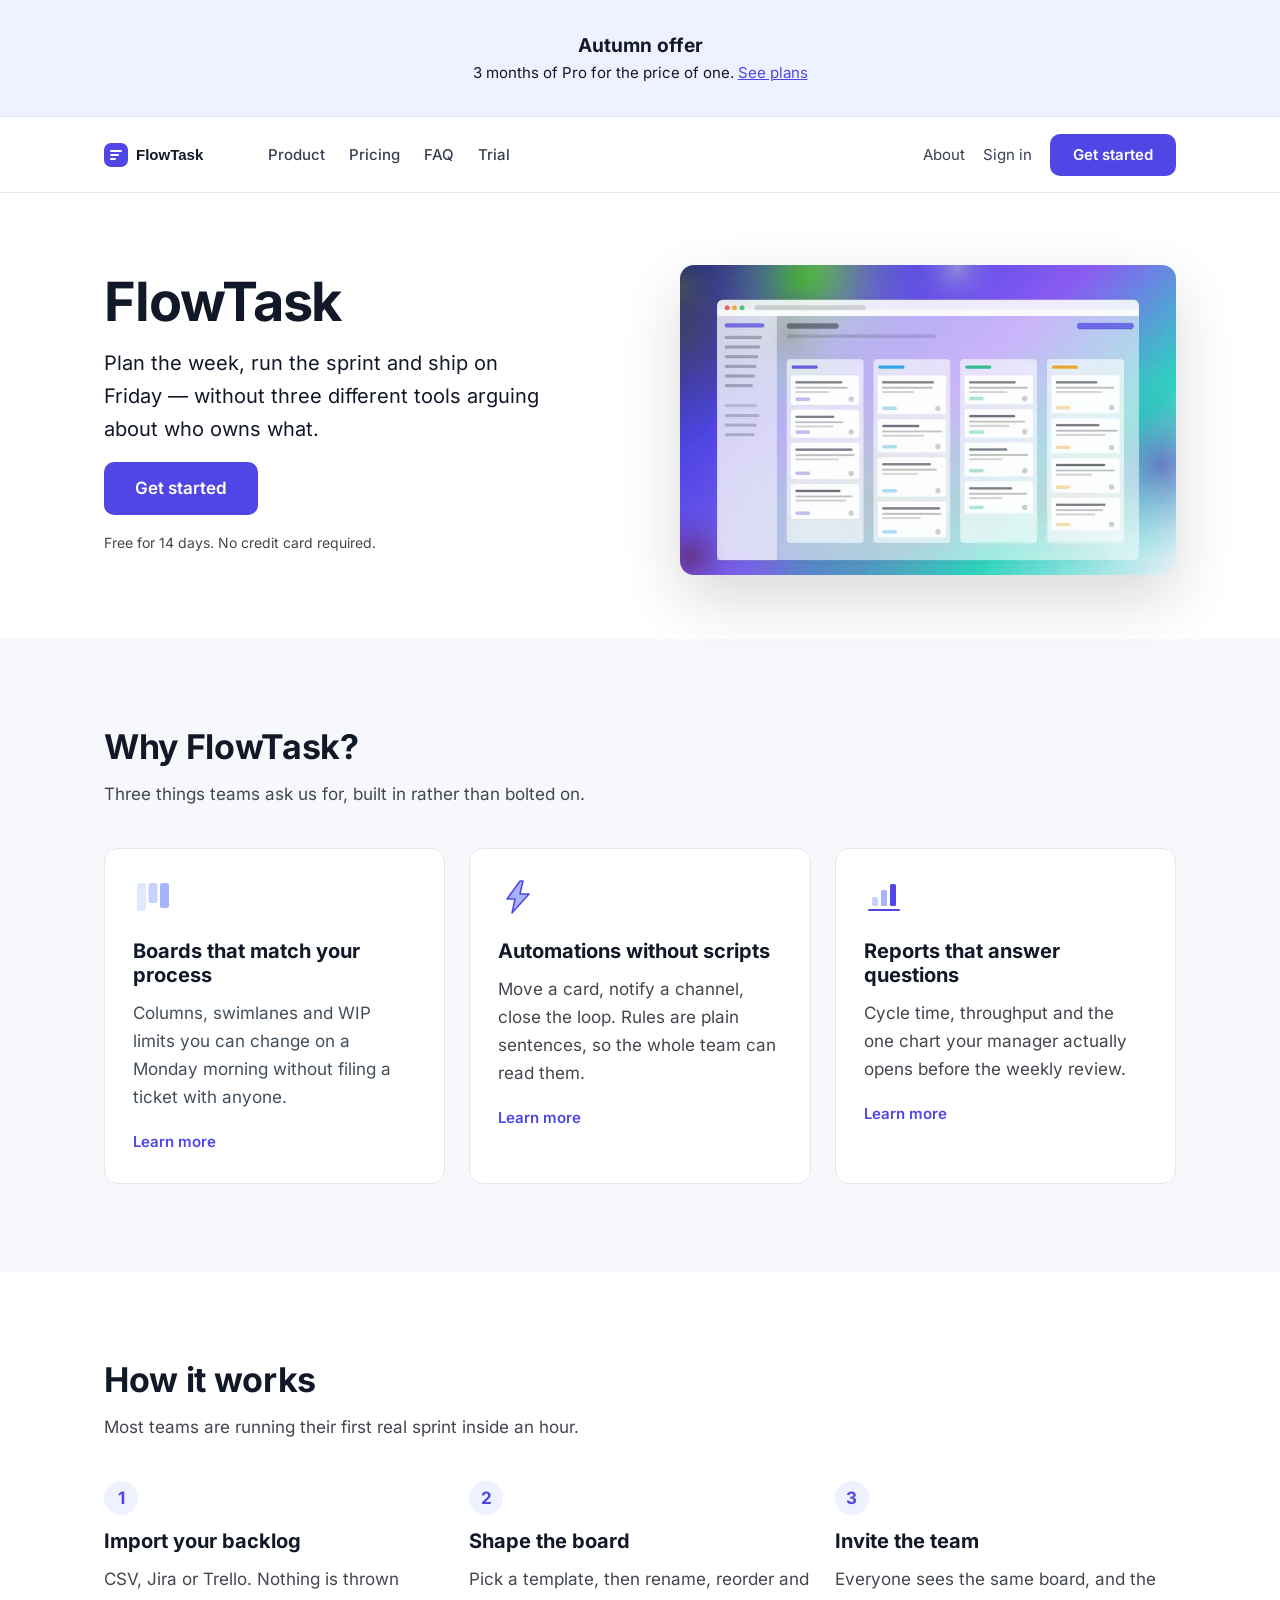
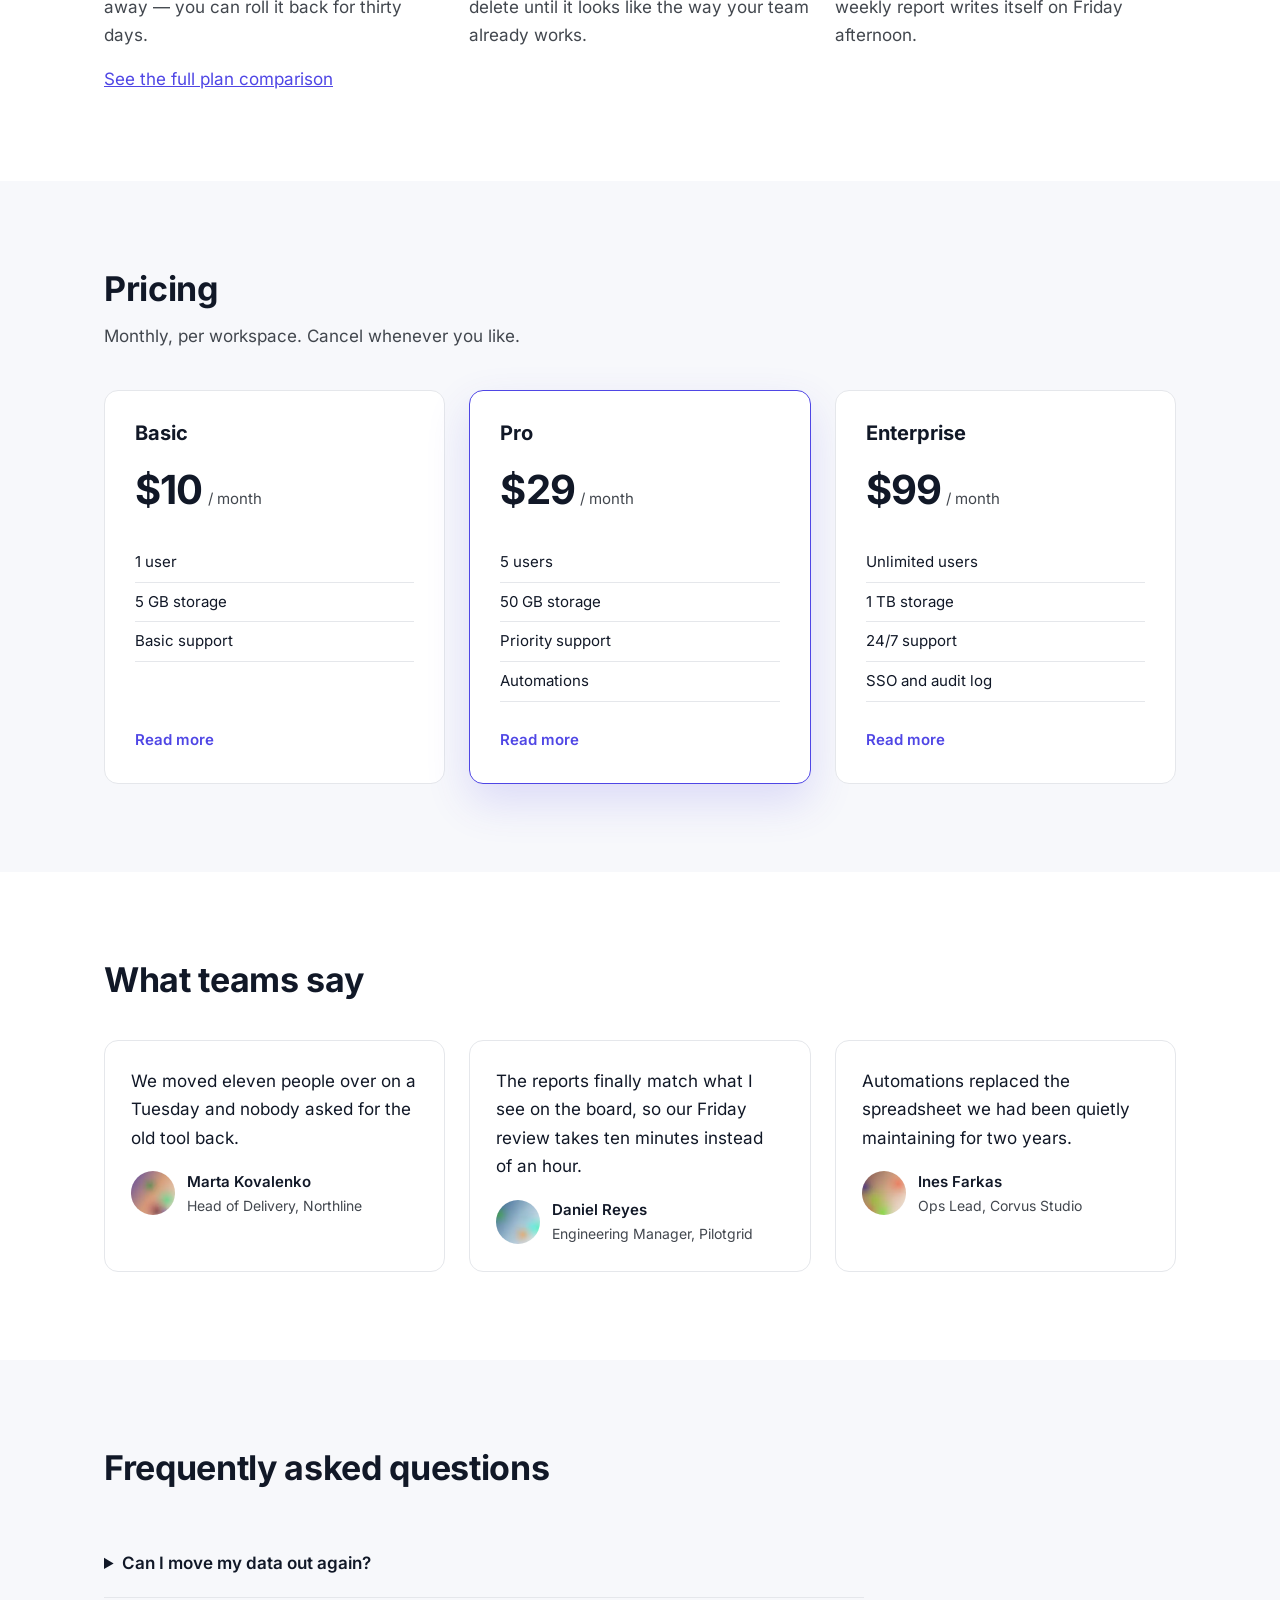
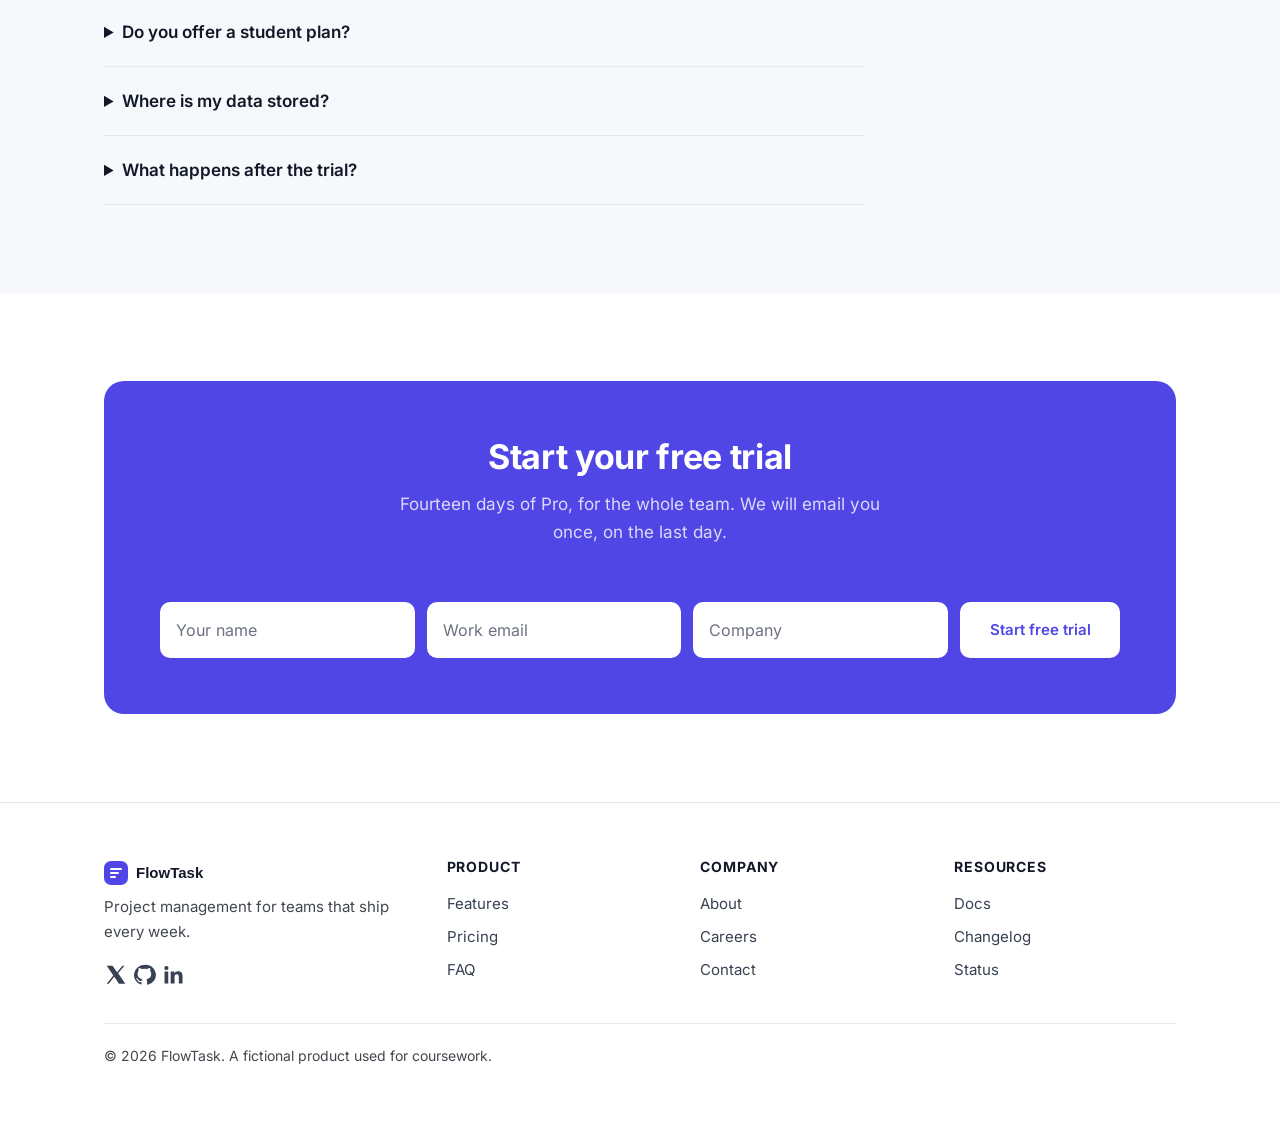
<file: index.html>
<!DOCTYPE html>
<html lang="en">

<head>
  <meta charset="utf-8">
  <meta name="viewport" content="width=device-width, initial-scale=1">
  <title>FlowTask</title>
  <meta name="description"
    content="FlowTask is project management software for teams that ship weekly: flexible boards, no-code automations and clear reports. Free for 14 days.">
  <link rel="canonical" href="https://flowtask-starter.vercel.app/">
  <meta property="og:site_name" content="FlowTask">
  <meta property="og:type" content="website">
  <meta property="og:title" content="FlowTask — project management for teams that ship every week">
  <meta property="og:description"
    content="FlowTask is project management software for teams that ship weekly: flexible boards, no-code automations and clear reports. Free for 14 days.">
  <meta property="og:url" content="https://flowtask-starter.vercel.app/">
  <meta property="og:image" content="https://flowtask-starter.vercel.app/img/og-image.jpg">
  <meta property="og:image:width" content="1200">
  <meta property="og:image:height" content="630">
  <meta property="og:image:alt" content="FlowTask board view with four columns of task cards">
  <meta name="twitter:card" content="summary_large_image">
  <link rel="icon" href="img/logo.svg" type="image/svg+xml">
  <link rel="preload" href="fonts/inter-latin.woff2" as="font" type="font/woff2" crossorigin>
  <link rel="stylesheet" href="css/styles.css">
  <script src="js/main.js" defer></script>
  <script type="application/ld+json">
  {
    "@context": "https://schema.org",
    "@graph": [
      {
        "@type": "Organization",
        "@id": "https://flowtask-starter.vercel.app/#org",
        "name": "FlowTask",
        "url": "https://flowtask-starter.vercel.app/",
        "logo": "https://flowtask-starter.vercel.app/img/logo.svg"
      },
      {
        "@type": "SoftwareApplication",
        "@id": "https://flowtask-starter.vercel.app/#app",
        "name": "FlowTask",
        "description": "Project management for teams that ship every week: boards, automations and reports.",
        "url": "https://flowtask-starter.vercel.app/",
        "applicationCategory": "BusinessApplication",
        "operatingSystem": "Web",
        "publisher": {
          "@id": "https://flowtask-starter.vercel.app/#org"
        },
        "offers": [
          {
            "@type": "Offer",
            "name": "Basic",
            "priceSpecification": {
              "@type": "UnitPriceSpecification",
              "price": "10.00",
              "priceCurrency": "USD",
              "unitCode": "MON"
            }
          },
          {
            "@type": "Offer",
            "name": "Pro",
            "priceSpecification": {
              "@type": "UnitPriceSpecification",
              "price": "29.00",
              "priceCurrency": "USD",
              "unitCode": "MON"
            }
          },
          {
            "@type": "Offer",
            "name": "Enterprise",
            "priceSpecification": {
              "@type": "UnitPriceSpecification",
              "price": "99.00",
              "priceCurrency": "USD",
              "unitCode": "MON"
            }
          }
        ]
      }
    ]
  }
  </script>
</head>

<body>
  <a class="skip-link" href="#main">Skip to main content</a>

  <aside class="promo" aria-label="Promotion">
    <strong>Autumn offer</strong> 3 months of Pro for the price of one. <a href="#pricing">See plans</a>
  </aside>

  <header class="site-header">
    <div class="site-header__inner">
      <img class="logo" src="img/logo.svg" alt="FlowTask" width="132" height="28">

      <nav class="nav" aria-label="Main navigation">
        <ul class="nav__list" role="list">
          <li class="nav-item"><a class="link-quiet" href="#features">Product</a></li>
          <li class="nav-item"><a class="link-quiet" href="#pricing">Pricing</a></li>
          <li class="nav-item"><a class="link-quiet" href="#faq">FAQ</a></li>
          <li class="nav-item"><a class="link-quiet" href="#trial">Trial</a></li>
        </ul>
      </nav>

      <div class="site-header__actions">
        <a class="link-quiet" href="about.html">About</a>
        <a class="link-quiet" href="#">Sign in</a>
        <a class="btn btn--primary" href="#trial">Get started</a>
      </div>
    </div>
  </header>

  <main id="main">

    <section class="hero">
      <div class="shell hero__grid">
        <div class="hero__copy">
          <h1>FlowTask</h1>
          <p class="hero__lead">Plan the week, run the sprint and ship on Friday — without three
            different tools arguing about who owns what.</p>
          <a class="button button--primary button--lg" href="#trial">Get started</a>
          <p class="hero__note muted">Free for 14 days. No credit card required.</p>
        </div>
        <img class="hero__image" src="img/hero-800.webp" srcset="img/hero-480.webp 480w,
             img/hero-800.webp 800w,
             img/hero-1200.webp 1200w" sizes="(max-width: 900px) calc(100vw - 48px), 496px" width="1200" height="750"
          alt="FlowTask board view: four columns of task cards in a browser window" fetchpriority="high">
      </div>
    </section>

    <section class="section section--alt" id="features">
      <div class="shell">
        <div class="section__head">
          <h2>Why FlowTask?</h2>
          <p class="muted">Three things teams ask us for, built in rather than bolted on.</p>
        </div>

        <div class="grid-3">
          <div class="card">
            <img class="card__icon" src="img/feature-1.svg" alt="" width="40" height="40">
            <h3>Boards that match your process</h3>
            <p class="soft">Columns, swimlanes and WIP limits you can change on a Monday morning
              without filing a ticket with anyone.</p>
            <a class="card__link" href="#">Learn more</a>
          </div>

          <div class="card">
            <img class="card__icon" src="img/feature-2.svg" alt="" width="40" height="40">
            <h3>Automations without scripts</h3>
            <p class="muted">Move a card, notify a channel, close the loop. Rules are plain
              sentences, so the whole team can read them.</p>
            <a class="card__link" href="#">Learn more</a>
          </div>

          <div class="card">
            <img class="card__icon" src="img/feature-3.svg" alt="" width="40" height="40">
            <h3>Reports that answer questions</h3>
            <p class="muted">Cycle time, throughput and the one chart your manager actually opens
              before the weekly review.</p>
            <a class="card__link" href="#">Learn more</a>
          </div>
        </div>
      </div>
    </section>

    <section class="section" id="how">
      <div class="shell">
        <div class="section__head">
          <h2>How it works</h2>
          <p class="muted">Most teams are running their first real sprint inside an hour.</p>
        </div>
        <ol class="grid-3 steps" role="list"> <!-- role="list" for VoiceOver in Safari-->
          <li>
            <span class="step__num" aria-hidden="true">1</span>
            <h3>Import your backlog</h3>
            <p class="muted">CSV, Jira or Trello. Nothing is thrown away — you can roll it back for
              thirty days.</p>
          </li>
          <li>
            <span class="step__num" aria-hidden="true">2</span>
            <h3>Shape the board</h3>
            <p class="muted">Pick a template, then rename, reorder and delete until it looks like
              the way your team already works.</p>
          </li>
          <li>
            <span class="step__num" aria-hidden="true">3</span>
            <h3>Invite the team</h3>
            <p class="muted">Everyone sees the same board, and the weekly report writes itself on
              Friday afternoon.</p>
          </li>
        </ol>
        <a href="#pricing">See the full plan comparison</a>
      </div>
    </section>

    <section class="section section--alt" id="pricing">
      <div class="shell">
        <div class="section__head">
          <h2>Pricing</h2>
          <p class="muted">Monthly, per workspace. Cancel whenever you like.</p>
        </div>

        <div class="grid-3">
          <div class="plan">
            <h3>Basic</h3>
            <div>
              <data class="plan__price" value="10">$10</data>
              <span class="plan__period" aria-label="per month">/ month</span>
            </div>
            <ul class="plan__list" role="list">
              <li>1 user</li>
              <li>5 GB storage</li>
              <li>Basic support</li>
            </ul>
            <a class="card__link plan__cta" href="#">Read more</a>
          </div>

          <div class="plan plan--featured">
            <h3>Pro</h3>
            <div>
              <data class="plan__price" value="29">$29</data>
              <span class="plan__period" aria-label="per month">/ month</span>
            </div>
            <ul class="plan__list" role="list">
              <li>5 users</li>
              <li>50 GB storage</li>
              <li>Priority support</li>
              <li>Automations</li>
            </ul>
            <a class="card__link plan__cta" href="#">Read more</a>
          </div>

          <div class="plan">
            <h3>Enterprise</h3>
            <div>
              <data class="plan__price" value="99">$99</data>
              <span class="plan__period" aria-label="per month">/ month</span>
            </div>
            <ul class="plan__list" role="list">
              <li>Unlimited users</li>
              <li>1 TB storage</li>
              <li>24/7 support</li>
              <li>SSO and audit log</li>
            </ul>
            <a class="card__link plan__cta" href="#">Read more</a>
          </div>
        </div>
      </div>
    </section>

    <section class="section" id="testimonials">
      <div class="shell">
        <div class="section__head">
          <h2>What teams say</h2>
        </div>

        <div class="grid-3">
          <div class="quote">
            <p>We moved eleven people over on a Tuesday and nobody asked for the old tool back.</p>
            <div class="quote__person">
              <img class="quote__avatar" src="img/avatar-1.webp" alt="" width="44" height="44">
              <div>
                <div class="quote__name">Marta Kovalenko</div>
                <div class="quote__role">Head of Delivery, Northline</div>
              </div>
            </div>
          </div>

          <div class="quote">
            <p>The reports finally match what I see on the board, so our Friday review takes ten
              minutes instead of an hour.</p>
            <div class="quote__person">
              <img class="quote__avatar" src="img/avatar-2.webp" alt="" width="44" height="44">
              <div>
                <div class="quote__name">Daniel Reyes</div>
                <div class="quote__role">Engineering Manager, Pilotgrid</div>
              </div>
            </div>
          </div>

          <div class="quote">
            <p>Automations replaced the spreadsheet we had been quietly maintaining for two years.</p>
            <div class="quote__person">
              <img class="quote__avatar" src="img/avatar-3.webp" alt="" width="44" height="44">
              <div>
                <div class="quote__name">Ines Farkas</div>
                <div class="quote__role">Ops Lead, Corvus Studio</div>
              </div>
            </div>
          </div>
        </div>
      </div>
    </section>

    <section class="section section--alt" id="faq">
      <div class="shell">
        <div class="section__head">
          <h2>Frequently asked questions</h2>
        </div>

        <div class="faq">

          <details class="faq__item">
            <summary class="faq__q">Can I move my data out again?</summary>
            <div class="faq__a">
              <p>Yes. Every board exports to CSV and JSON, including comments and history, and the export runs on demand
                rather than on a schedule.</p>
            </div>
          </details>

          <details class="faq__item">
            <summary class="faq__q">Do you offer a student plan?</summary>
            <div class="faq__a">
              <p>Students and non-profits get Pro at no cost for a year. Write to us from an institutional address and
                we will switch the workspace over.</p>
            </div>
          </details>

          <details class="faq__item">
            <summary class="faq__q">Where is my data stored?</summary>
            <div class="faq__a">
              <p>In the EU by default. Enterprise workspaces can pin storage to a specific region and receive an audit
                log of every access.</p>
            </div>
          </details>

          <details class="faq__item">
            <summary class="faq__q">What happens after the trial?</summary>
            <div class="faq__a">
              <p>The workspace becomes read-only for thirty days. Nothing is deleted until you ask us to delete it.</p>
            </div>
          </details>

        </div>
      </div>
    </section>

    <section class="section" id="trial">
      <div class="shell">
        <div class="trial">
          <h2>Start your free trial</h2>
          <p class="trial__lead">Fourteen days of Pro, for the whole team. We will email you once,
            on the last day.</p>

          <form class="trial__form" id="trial-form" novalidate>
            <div class="trial__field">
              <label for="f-name">Your name</label>
              <input class="trial__input" id="f-name" type="text" name="name" placeholder=" " autocomplete="name"
                required aria-describedby="err-name">
              <p class="trial__error" id="err-name" hidden></p>
            </div>
            <div class="trial__field">
              <label for="f-email">Work email</label>
              <input class="trial__input" id="f-email" type="email" name="email" placeholder=" " autocomplete="email"
                required aria-describedby="err-email">
              <p class="trial__error" id="err-email" hidden></p>
            </div>
            <div class="trial__field">
              <label for="f-company">Company</label>
              <input class="trial__input" id="f-company" type="text" name="company" placeholder=" "
                autocomplete="organization" required aria-describedby="err-company">
              <p class="trial__error" id="err-company" hidden></p>
            </div>
            <input class="button button--invert trial__submit" type="submit" value="Start free trial">
          </form>
          <p class="trial__done" id="trial-status" hidden>Thanks — check your inbox, the
            workspace is being created.</p>
        </div>
      </div>
    </section>

  </main>

  <footer class="site-footer">
    <div class="shell">
      <div class="site-footer__cols">
        <div>
          <img src="img/logo.svg" alt="FlowTask" width="132" height="28">
          <p class="muted">Project management for teams that ship every week.</p>
          <div class="social">
            <a href="#" aria-label="FlowTask on X">
              <svg class="icon" viewBox="0 0 18 18" aria-hidden="true">
                <path d="M10.6 7.6 15.3 2h-1.5l-4 4.9L6.4 2H2l5 7.3L2 15.5h1.5l4.2-5.2 3.5 5.2H16l-5.4-7.9Z"
                  fill="currentColor" />
              </svg>
            </a>
            <a href="#" aria-label="FlowTask on GitHub">
              <svg class="icon" viewBox="0 0 18 18" aria-hidden="true">
                <path
                  d="M9 1.5a7.5 7.5 0 0 0-2.4 14.6c.4.1.5-.2.5-.4v-1.4c-2 .4-2.5-.5-2.7-1-.1-.3-.6-1-1-1.2-.3-.2-.8-.6 0-.6.7 0 1.2.7 1.4 1 .8 1.3 2 1 2.5.7.1-.6.3-1 .6-1.2-1.8-.2-3.7-.9-3.7-4 0-.9.3-1.6.8-2.2-.1-.2-.4-1 .1-2.1 0 0 .7-.2 2.2.8a7.4 7.4 0 0 1 4 0c1.5-1 2.2-.8 2.2-.8.5 1.1.2 1.9.1 2.1.5.6.8 1.3.8 2.2 0 3.1-1.9 3.8-3.7 4 .3.3.6.8.6 1.6v2.3c0 .2.1.5.5.4A7.5 7.5 0 0 0 9 1.5Z"
                  fill="currentColor" />
              </svg>
            </a>
            <a href="#" aria-label="FlowTask on LinkedIn">
              <svg class="icon" viewBox="0 0 18 18" aria-hidden="true">
                <path
                  d="M3.4 6.4h2.8v9H3.4v-9Zm1.4-4.2a1.6 1.6 0 1 1 0 3.2 1.6 1.6 0 0 1 0-3.2ZM8 6.4h2.7v1.2h.1c.4-.7 1.3-1.4 2.7-1.4 2.9 0 3.4 1.8 3.4 4.2v4.9h-2.8v-4.4c0-1 0-2.4-1.5-2.4s-1.7 1.1-1.7 2.3v4.5H8v-9Z"
                  fill="currentColor" />
              </svg>
            </a>
          </div>
        </div>

        <div>
          <h3 class="site-footer__title">Product</h3>
          <ul role="list">
            <li><a href="#features">Features</a></li>
            <li><a href="#pricing">Pricing</a></li>
            <li><a href="#faq">FAQ</a></li>
          </ul>
        </div>

        <div>
          <h3 class="site-footer__title">Company</h3>
          <ul role="list">
            <li><a href="about.html">About</a></li>
            <li><a href="#">Careers</a></li>
            <li><a href="#">Contact</a></li>
          </ul>
        </div>

        <div>
          <h3 class="site-footer__title">Resources</h3>
          <ul role="list">
            <li><a href="#">Docs</a></li>
            <li><a href="#">Changelog</a></li>
            <li><a href="#">Status</a></li>
          </ul>
        </div>
      </div>

      <p class="legal">© 2026 FlowTask. A fictional product used for coursework.</p>
    </div>
  </footer>
</body>

</html>
</file>
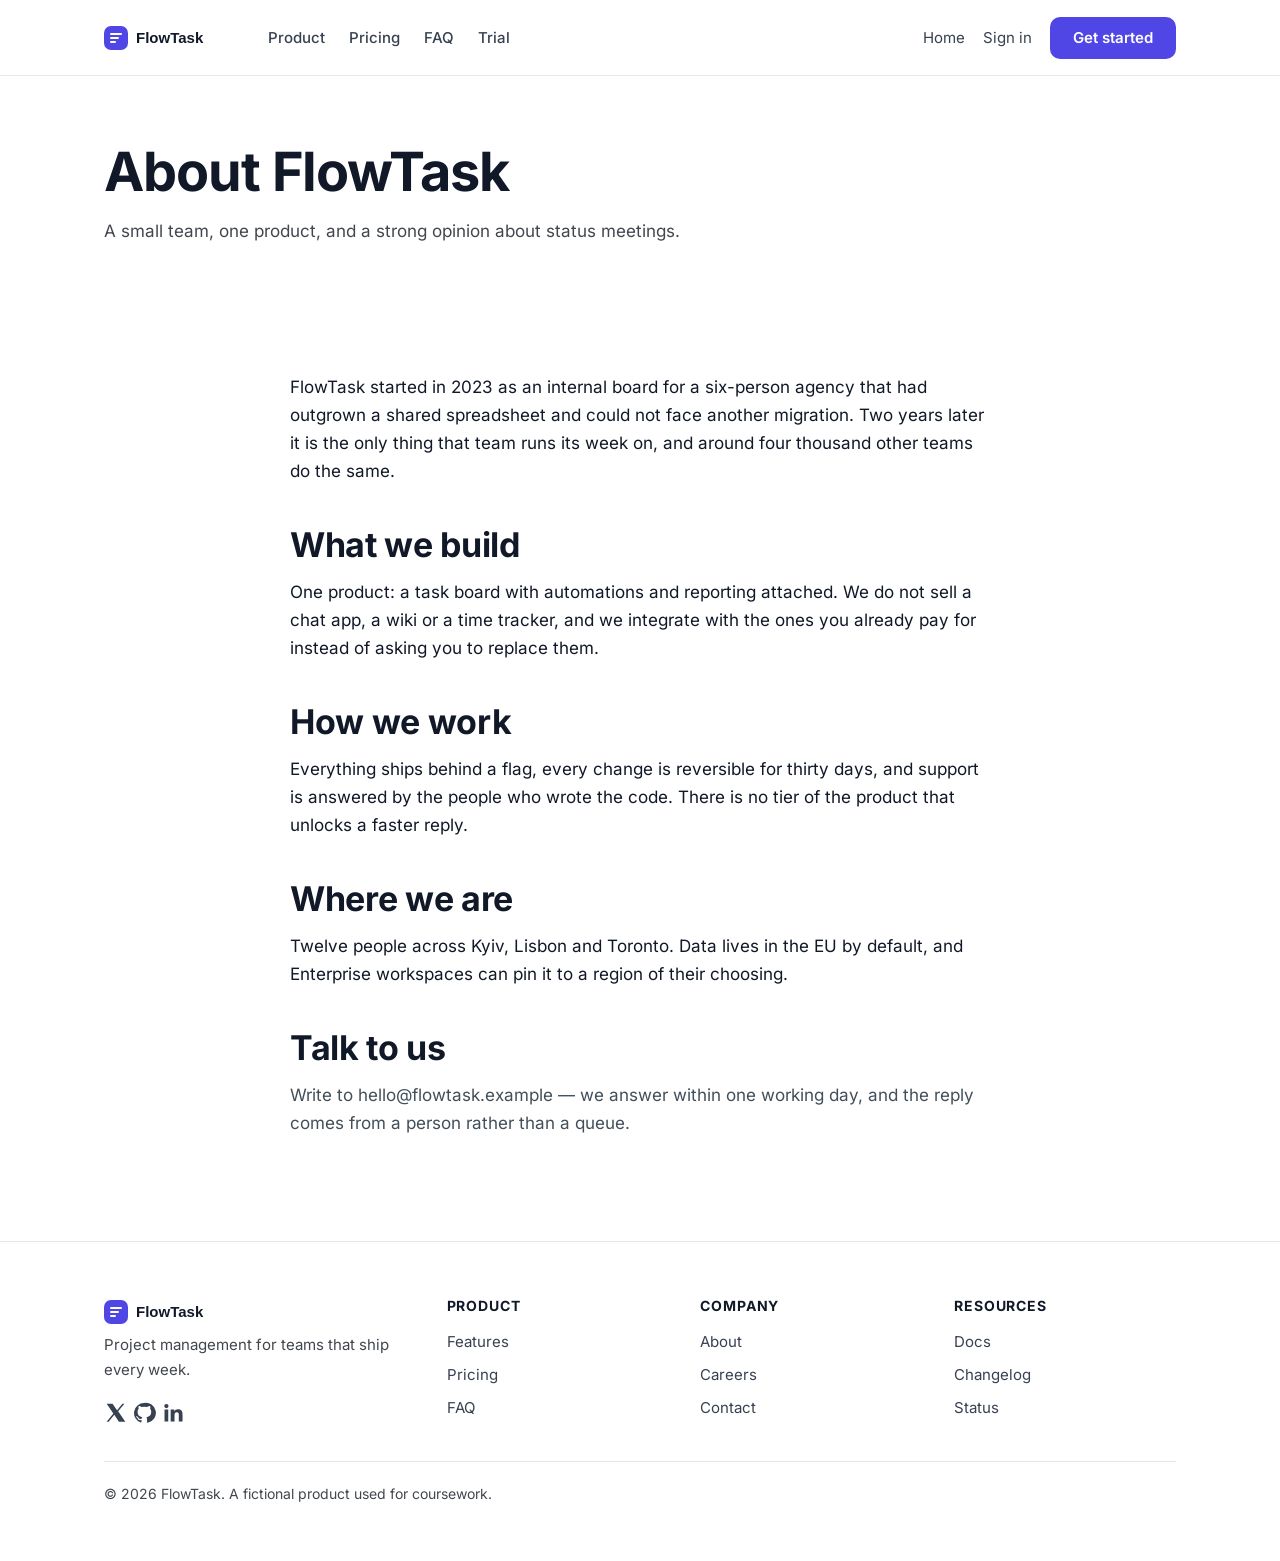
<file: about.html>
<!DOCTYPE html>
<html lang="en">

<head>
  <meta charset="utf-8">
  <meta name="viewport" content="width=device-width, initial-scale=1">
  <title>About FlowTask</title>
  <meta name="description" content="Meet the team behind FlowTask: twelve people in Kyiv, Lisbon and Toronto building one task board with automations and reporting.">
  <link rel="canonical" href="https://flowtask-starter.vercel.app/about.html">
  <meta property="og:site_name" content="FlowTask">
  <meta property="og:type" content="website">
  <meta property="og:title" content="About FlowTask — the team, how we work and where we are">
  <meta property="og:description" content="Meet the team behind FlowTask: twelve people in Kyiv, Lisbon and Toronto building one task board with automations and reporting.">
  <meta property="og:url" content="https://flowtask-starter.vercel.app/about.html">
  <meta property="og:image" content="https://flowtask-starter.vercel.app/img/og-image.jpg">
  <meta property="og:image:width" content="1200">
  <meta property="og:image:height" content="630">
  <meta property="og:image:alt" content="FlowTask board view with four columns of task cards">
  <meta name="twitter:card" content="summary_large_image">
  <link rel="icon" href="img/logo.svg" type="image/svg+xml">
  <link rel="preload" href="fonts/inter-latin.woff2" as="font" type="font/woff2" crossorigin>
  <link rel="stylesheet" href="css/styles.css">
  <script src="js/main.js" defer></script>
</head>

<body>

  <header class="site-header">
    <div class="site-header__inner">
      <img class="logo" src="img/logo.svg" alt="FlowTask" width="132" height="28">

      <nav class="nav" aria-label="Main navigation">
        <ul class="nav__list" role="list"> <!-- role="list" for VoiceOver in Safari-->
          <li class="nav-item"><a class="link-quiet" href="index.html#features">Product</a></li>
          <li class="nav-item"><a class="link-quiet" href="index.html#pricing">Pricing</a></li>
          <li class="nav-item"><a class="link-quiet" href="index.html#faq">FAQ</a></li>
          <li class="nav-item"><a class="link-quiet" href="index.html#trial">Trial</a></li>
        </ul>
      </nav>

      <div class="site-header__actions">
        <a class="link-quiet" href="index.html">Home</a>
        <a class="link-quiet" href="#">Sign in</a>
        <a class="btn btn--primary" href="index.html#trial">Get started</a>
      </div>
    </div>
  </header>

  <main>
    <section class="page-head">
      <div class="shell">
        <h1>About FlowTask</h1>
        <p class="muted">A small team, one product, and a strong opinion about status meetings.</p>
      </div>
    </section>

    <section class="section">
      <div class="shell prose">
        <p>FlowTask started in 2023 as an internal board for a six-person agency that had outgrown a
          shared spreadsheet and could not face another migration. Two years later it is the only
          thing that team runs its week on, and around four thousand other teams do the same.</p>

        <h2>What we build</h2>
        <p>One product: a task board with automations and reporting attached. We do not sell a chat
          app, a wiki or a time tracker, and we integrate with the ones you already pay for instead
          of asking you to replace them.</p>

        <h2>How we work</h2>
        <p>Everything ships behind a flag, every change is reversible for thirty days, and support is
          answered by the people who wrote the code. There is no tier of the product that unlocks a
          faster reply.</p>

        <h2>Where we are</h2>
        <p>Twelve people across Kyiv, Lisbon and Toronto. Data lives in the EU by default, and
          Enterprise workspaces can pin it to a region of their choosing.</p>

        <h2>Talk to us</h2>
        <p class="soft">Write to hello@flowtask.example — we answer within one working day, and the
          reply comes from a person rather than a queue.</p>
      </div>
    </section>
  </main>

  <footer class="site-footer">
    <div class="shell">
      <div class="site-footer__cols">
        <div>
          <img src="img/logo.svg" alt="FlowTask" width="132" height="28">
          <p class="muted">Project management for teams that ship every week.</p>
          <div class="social">
            <a href="#" aria-label="FlowTask on X">
              <svg class="icon" viewBox="0 0 18 18" aria-hidden="true">
                <path d="M10.6 7.6 15.3 2h-1.5l-4 4.9L6.4 2H2l5 7.3L2 15.5h1.5l4.2-5.2 3.5 5.2H16l-5.4-7.9Z"
                  fill="currentColor" />
              </svg>
            </a>
            <a href="#" aria-label="FlowTask on GitHub">
              <svg class="icon" viewBox="0 0 18 18" aria-hidden="true">
                <path
                  d="M9 1.5a7.5 7.5 0 0 0-2.4 14.6c.4.1.5-.2.5-.4v-1.4c-2 .4-2.5-.5-2.7-1-.1-.3-.6-1-1-1.2-.3-.2-.8-.6 0-.6.7 0 1.2.7 1.4 1 .8 1.3 2 1 2.5.7.1-.6.3-1 .6-1.2-1.8-.2-3.7-.9-3.7-4 0-.9.3-1.6.8-2.2-.1-.2-.4-1 .1-2.1 0 0 .7-.2 2.2.8a7.4 7.4 0 0 1 4 0c1.5-1 2.2-.8 2.2-.8.5 1.1.2 1.9.1 2.1.5.6.8 1.3.8 2.2 0 3.1-1.9 3.8-3.7 4 .3.3.6.8.6 1.6v2.3c0 .2.1.5.5.4A7.5 7.5 0 0 0 9 1.5Z"
                  fill="currentColor" />
              </svg>
            </a>
            <a href="#" aria-label="FlowTask on LinkedIn">
              <svg class="icon" viewBox="0 0 18 18" aria-hidden="true">
                <path
                  d="M3.4 6.4h2.8v9H3.4v-9Zm1.4-4.2a1.6 1.6 0 1 1 0 3.2 1.6 1.6 0 0 1 0-3.2ZM8 6.4h2.7v1.2h.1c.4-.7 1.3-1.4 2.7-1.4 2.9 0 3.4 1.8 3.4 4.2v4.9h-2.8v-4.4c0-1 0-2.4-1.5-2.4s-1.7 1.1-1.7 2.3v4.5H8v-9Z"
                  fill="currentColor" />
              </svg>
            </a>
          </div>
        </div>

        <div>
          <h3 class="site-footer__title">Product</h3>
          <ul role="list">
            <li><a href="index.html#features">Features</a></li>
            <li><a href="index.html#pricing">Pricing</a></li>
            <li><a href="index.html#faq">FAQ</a></li>
          </ul>
        </div>

        <div>
          <h3 class="site-footer__title">Company</h3>
          <ul role="list">
            <li><a href="about.html" aria-current="page">About</a></li>
            <li><a href="#">Careers</a></li>
            <li><a href="#">Contact</a></li>
          </ul>
        </div>

        <div>
          <h3 class="site-footer__title">Resources</h3>
          <ul role="list">
            <li><a href="#">Docs</a></li>
            <li><a href="#">Changelog</a></li>
            <li><a href="#">Status</a></li>
          </ul>
        </div>
      </div>

      <p class="legal">© 2026 FlowTask. A fictional product used for coursework.</p>
    </div>
  </footer>

</body>

</html>
</file>
<file: css/styles.css>
/* FlowTask — landing page styles */

@font-face {
  font-family: "Inter";
  src: url("../fonts/inter-latin.woff2") format("woff2");
  font-weight: 400 700;
  font-style: normal;
  font-display: swap;
}

/* Tokens */

:root {
  --ink: #111827;
  --ink-link: #374151;
  --ink-muted: #42474e;
  --ink-soft: #424f5a;
  --brand: #4f46e5;
  --brand-dark: #4338ca;
  --brand-tint: #eef2ff;
  --surface: #ffffff;
  --surface-alt: #f7f8fb;
  --line: #e5e7eb;
  --radius: 0.875rem;
  --shell: 70rem;
  --step: 1.5rem;
}

/* Base */

*,
*::before,
*::after {
  box-sizing: border-box;
}

[hidden] {
  display: none !important;
}

html {
  scroll-behavior: smooth;
}

body {
  margin: 0;
  font-family: "Inter", "Segoe UI", Arial, sans-serif;
  font-size: 1.0625rem;
  line-height: 1.65;
  color: var(--ink);
  background: var(--surface);
  overflow-wrap: break-word; /* long words never cause horizontal scroll */
}

:focus-visible {
  outline-offset: 0.25rem;
}

img {
  max-width: 100%;
  height: auto;
}

h1,
h2,
h3 {
  overflow-wrap: anywhere;
  line-height: 1.2;
  margin: 0 0 0.75rem;
}

h1 {
  font-size: clamp(2.5rem, 1.6rem + 3.6vw, 3.375rem);
  letter-spacing: -0.02em;
}

h2 {
  font-size: 2.125rem;
  letter-spacing: -0.01em;
}

h3 {
  font-size: 1.25rem;
}

p {
  margin: 0 0 1rem;
}

a {
  color: var(--brand);
}

/* Lists have no markers; role="list" in the HTML keeps them lists in Safari */
ul,
ol {
  margin: 0;
  padding: 0;
  list-style: none;
}

/* Layout helpers */

.shell,
.site-header__inner {
  max-width: var(--shell);
  margin: 0 auto;
  padding: 0 var(--step);
}

.muted {
  color: var(--ink-muted);
}

.soft {
  color: var(--ink-soft);
}

.section {
  padding: clamp(3.5rem, 2rem + 5vw, 5.5rem) 0;
}

.section--alt {
  background: var(--surface-alt);
}

.section__head {
  max-width: 40rem;
  margin-bottom: 2.5rem;
}

.grid-3 {
  display: grid;
  grid-template-columns: repeat(3, 1fr);
  gap: 1.5rem;
}

.skip-link {
  position: absolute;
  left: 0.75rem;
  top: -5rem;
  z-index: 100;
  padding: 0.625rem 1rem;
  background: #ffffff;
  color: var(--ink);
  border: 2px solid var(--brand);
  border-radius: 0.5rem;
  font-weight: 600;
}

.skip-link:focus {
  top: 0.75rem;
}

/* Promo banner */

.promo {
  background: var(--brand-tint);
  border-bottom: 1px solid #dfe3f8;
  padding: 1.875rem var(--step);
  text-align: center;
  font-size: 0.9375rem;
}

.promo strong {
  display: block;
  font-size: 1.1875rem;
}

/* Header */

.site-header {
  position: sticky;
  top: 0;
  z-index: 40;
  height: 4.75rem;
  background: rgba(255, 255, 255, 0.94);
  backdrop-filter: blur(8px);
  border-bottom: 1px solid var(--line);
}

.site-header__inner {
  height: 4.75rem;
  display: flex;
  justify-content: space-between;
  align-items: center;
  gap: 2rem;
}

.nav {
  margin-right: auto;
}

.nav__list {
  display: flex;
  gap: 1.5rem;
}

.nav-item {
  font-size: 0.9375rem;
  font-weight: 500;
}

.site-header__actions {
  display: flex;
  flex-wrap: wrap;
  justify-content: center;
  align-items: center;
  gap: 1.125rem;
}

.link-quiet {
  font-size: 0.9375rem;
  color: var(--ink-link);
  text-decoration: none;
}

.link-quiet:hover {
  color: var(--brand);
}

/* Buttons: .btn is the real element, .button is the styled box */

.btn,
.button {
  display: inline-block;
  padding: 0.6875rem 1.375rem;
  border: 1px solid transparent;
  border-radius: 0.625rem;
  font: inherit;
  font-size: 0.9375rem;
  font-weight: 600;
  line-height: 1.2;
  text-align: center;
  text-decoration: none;
  cursor: pointer;
}

.btn--primary,
.button--primary {
  background: var(--brand);
  color: #ffffff;
  transition: background-color 0.2s;
}

.btn--primary:hover,
.button--primary:hover {
  background: var(--brand-dark);
}

.button--invert {
  background: #ffffff;
  color: var(--brand);
}

.button--invert:hover {
  background: #eef0ff;
}

.button--lg {
  padding: 0.9375rem 1.875rem;
  font-size: 1.0625rem;
}

/* Hero */

.hero {
  padding: 4.5rem 0 4rem;
}

.hero__grid {
  display: grid;
  grid-template-columns: 1.05fr 1fr;
  gap: 3.5rem;
  align-items: center;
}

.hero__lead {
  font-size: 1.25rem;
  max-width: 34ch;
}

.hero__note {
  font-size: 0.875rem;
  margin-top: 1rem;
}

.hero__image {
  width: 100%;
  border-radius: var(--radius);
  box-shadow: 0 24px 60px rgba(17, 24, 39, 0.16);
}

/* Cards, pricing plans and testimonials share one box */

.card,
.plan,
.quote {
  background: var(--surface);
  border: 1px solid var(--line);
  border-radius: var(--radius);
}

.card {
  padding: 1.75rem;
}

.card__icon {
  margin-bottom: 0.875rem;
}

.card__link {
  font-size: 0.9375rem;
  font-weight: 600;
  text-decoration: none;
}

.card__link:hover {
  color: var(--ink-muted);
}

/* How it works */

.step__num {
  display: inline-flex;
  align-items: center;
  justify-content: center;
  width: 2.125rem;
  height: 2.125rem;
  margin-bottom: 0.875rem;
  border-radius: 50%;
  background: var(--brand-tint);
  color: var(--brand);
  font-weight: 700;
}

/* Pricing */

.plan {
  display: flex;
  flex-direction: column;
  padding: 1.875rem;
}

.plan--featured {
  border-color: var(--brand);
  box-shadow: 0 18px 44px rgba(79, 70, 229, 0.16);
}

.plan__price {
  font-size: 2.5rem;
  font-weight: 700;
  letter-spacing: -0.02em;
}

.plan__period {
  font-size: 0.9375rem;
  font-weight: 400;
  color: var(--ink-muted);
}

.plan__list {
  margin: 1.25rem 0 1.625rem;
  font-size: 0.9375rem;
}

.plan__list li {
  padding: 0.4375rem 0;
  border-bottom: 1px solid var(--line);
}

.plan__cta {
  margin-top: auto;
}

/* Testimonials */

.quote {
  padding: 1.625rem;
}

.quote__person {
  display: flex;
  flex-wrap: wrap;
  align-items: center;
  gap: 0.75rem;
  margin-top: 1.125rem;
}

.quote__avatar {
  width: 2.75rem;
  height: 2.75rem;
  border-radius: 50%;
  object-fit: cover;
}

.quote__name {
  font-size: 0.9375rem;
  font-weight: 600;
}

.quote__role {
  font-size: 0.875rem;
  color: var(--ink-muted);
}

/* FAQ (native <details>) */

.faq {
  max-width: 47.5rem;
}

.faq__item {
  border-bottom: 1px solid var(--line);
}

.faq__q {
  padding: 1.25rem 0;
  font-weight: 600;
  cursor: pointer;
}

.faq__a {
  padding-bottom: 1.25rem;
  color: var(--ink-link);
}

/* Trial form */

.trial {
  background: var(--brand);
  border-radius: 1.25rem;
  padding: clamp(2.25rem, 5vw, 3.5rem) clamp(1.375rem, 5vw, 3.5rem);
  color: #ffffff;
  text-align: center;
}

.trial h2 {
  color: #ffffff;
}

.trial__lead {
  color: #dcd9fb;
  max-width: 46ch;
  margin: 0 auto 1.75rem;
}

.trial__form {
  display: grid;
  grid-template-columns: repeat(3, 1fr) 160px;
  gap: 0.75rem;
}

.trial__field {
  --label-rest-color: #6b7280; /* 4.8:1 on the white input */
  --label-float-color: #ffffff; /* 6.3:1 on the brand background */
  --label-float: translate(-1rem, -2.5rem) scale(0.875);
  position: relative;
  padding-top: 1.75rem; /* room for the floated label */
  text-align: left;
}

.trial__input {
  display: block;
  width: 100%;
  padding: 1rem;
  border: 0;
  border-radius: 0.625rem;
  background: #ffffff;
  color: var(--ink);
  font: inherit;
  font-size: 1rem; /* at least 16px: avoids iOS zoom on focus */
  line-height: 1.5rem;
}

.trial__input:focus-visible {
  outline: 3px solid #ffffff; /* 6.3:1 against the brand background */
  outline-offset: 0.125rem;
}

/* The label rests inside the field like a placeholder and floats above it */

.trial__field label {
  position: absolute;
  top: 2.75rem; /* padding-top + input padding */
  left: 1rem;
  max-width: calc(100% - 2rem);
  overflow: hidden;
  text-overflow: ellipsis;
  white-space: nowrap;
  color: var(--label-rest-color);
  font-size: 1rem;
  line-height: 1.5rem;
  pointer-events: none; /* clicks go through to the input */
  transform-origin: left top;
  transition:
    transform 0.15s ease,
    color 0.15s ease;
}

/* Two separate rules: an unsupported :has() must not break :focus-within */

.trial__field:focus-within label {
  transform: var(--label-float);
  color: var(--label-float-color);
}

.trial__field:has(.trial__input:not(:placeholder-shown), .trial__input:autofill)
  label {
  transform: var(--label-float);
  color: var(--label-float-color);
}

/* Errors sit on the brand background, so the text is white */

.trial__error {
  margin: 0.375rem 0 0;
  color: #ffffff;
  font-size: 0.875rem;
  line-height: 1.4;
}

.trial__submit {
  align-self: flex-start;
  margin-top: 1.75rem; /* lines up with the inputs */
  min-height: 3.5rem; /* matches the input height */
}

.trial__done {
  margin: 0;
}

/* Footer */

.site-footer {
  padding: 3.5rem 0 2.5rem;
  border-top: 1px solid var(--line);
  font-size: 0.9375rem;
}

.site-footer__cols {
  display: grid;
  grid-template-columns: 1.4fr 1fr 1fr 1fr;
  gap: 2rem;
}

.site-footer__title {
  font-size: 0.875rem;
  font-weight: 700;
  text-transform: uppercase;
  letter-spacing: 0.06em;
}

.site-footer li {
  padding: 0.25rem 0;
}

.site-footer a {
  color: var(--ink-link);
  text-decoration: none;
}

.site-footer a:hover {
  color: var(--brand);
}

.social {
  display: flex;
  gap: 0.25rem;
  margin-top: 1.125rem;
}

.social a {
  display: inline-flex;
  align-items: center;
  justify-content: center;
  width: 1.5rem;
  height: 1.5rem;
}

.legal {
  margin-top: 2.25rem;
  padding-top: 1.25rem;
  border-top: 1px solid var(--line);
  color: var(--ink-muted);
  font-size: 0.875rem;
}

/* About page */

.page-head {
  padding: 4rem 0 1.5rem;
}

.prose {
  max-width: 68ch;
}

.prose h2 {
  margin-top: 2.5rem;
}

/* Responsive */

@media (max-width: 56.25em) {
  .hero__grid,
  .grid-3,
  .site-footer__cols {
    grid-template-columns: minmax(0, 1fr);
  }

  .nav {
    display: none;
  }
  .trial__form {
    display: grid;
    gap: 0.25rem;
    grid-template-columns: 1fr;
  }
}
@media (max-width: 29.75em) {
  .site-header {
    padding: 1rem;
    height: 7.5rem;
  }

  .site-header__inner {
    flex-direction: column;
    gap: 1rem;
    padding: 0;
  }
}

/* Reduced motion: no smooth scrolling, no label animation */

@media (prefers-reduced-motion: reduce) {
  html {
    scroll-behavior: auto;
  }

  .trial__field label {
    transition: none;
  }
}
</file>
